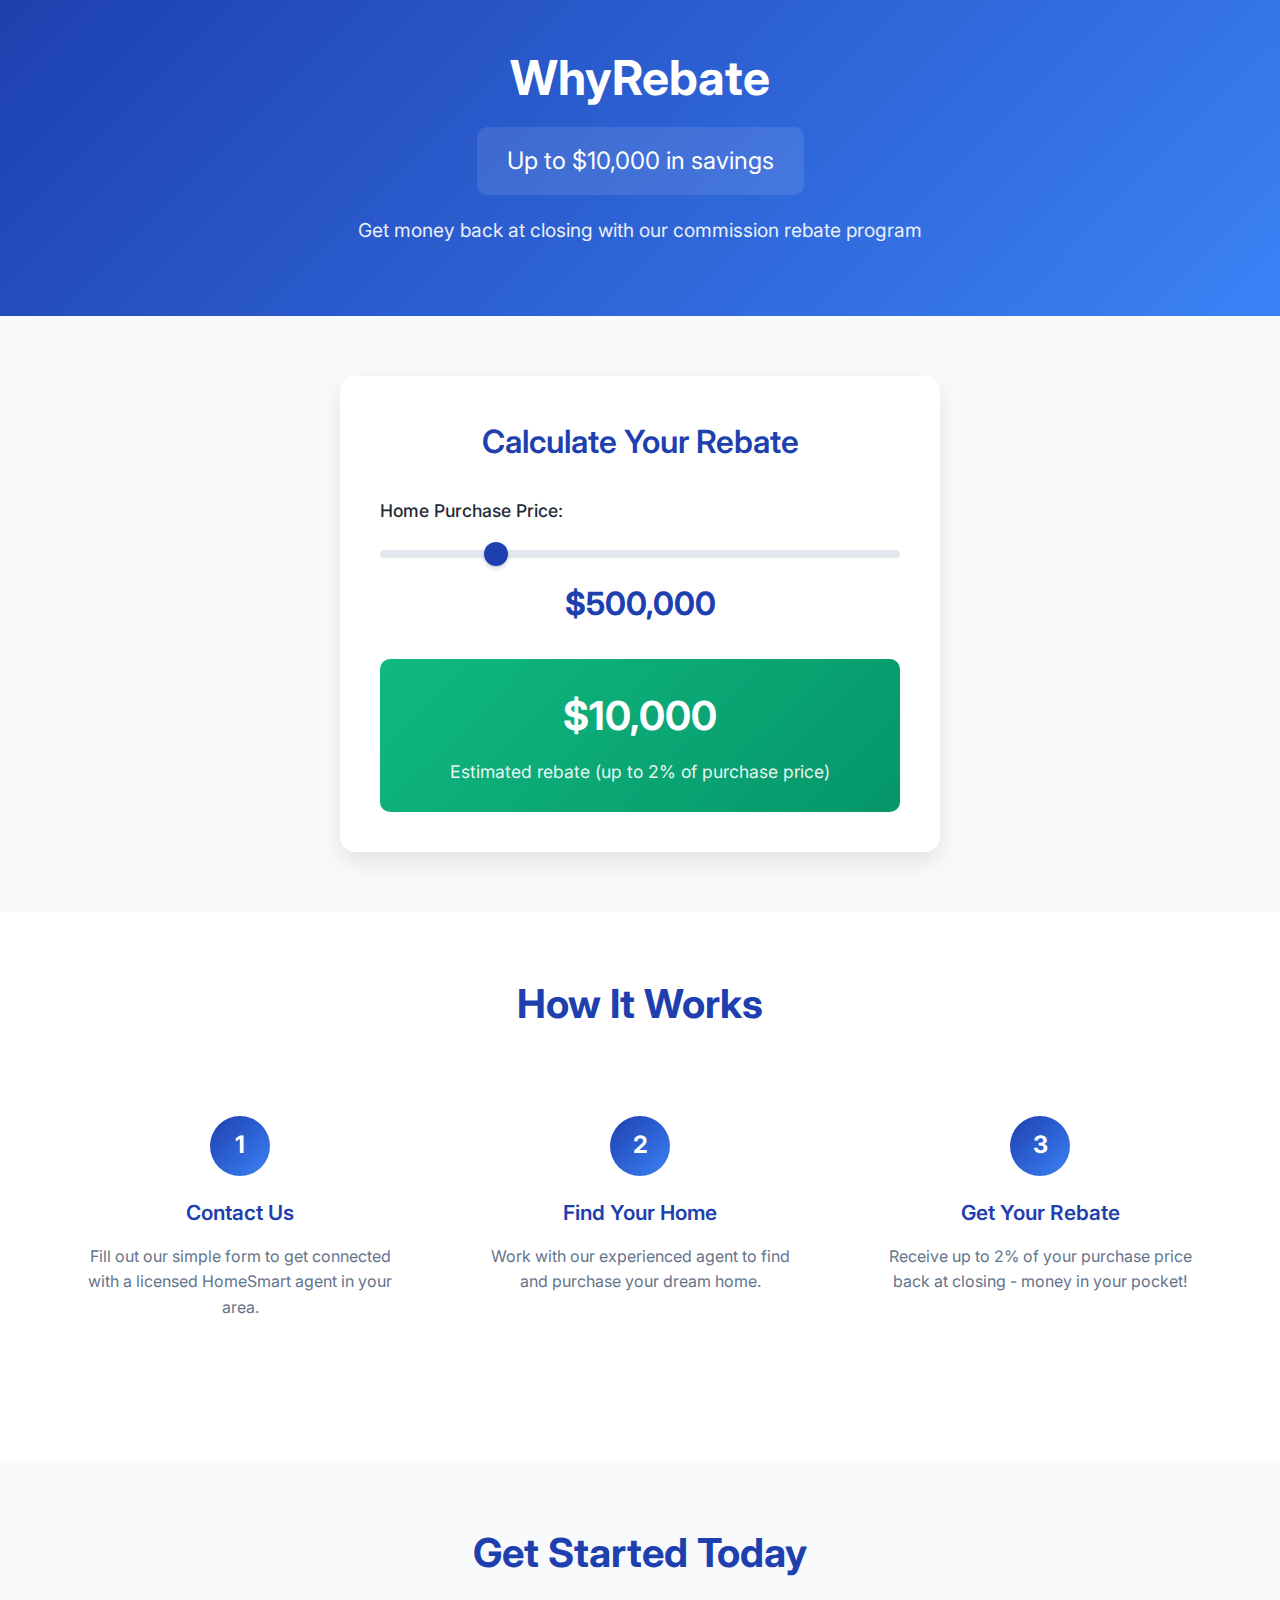
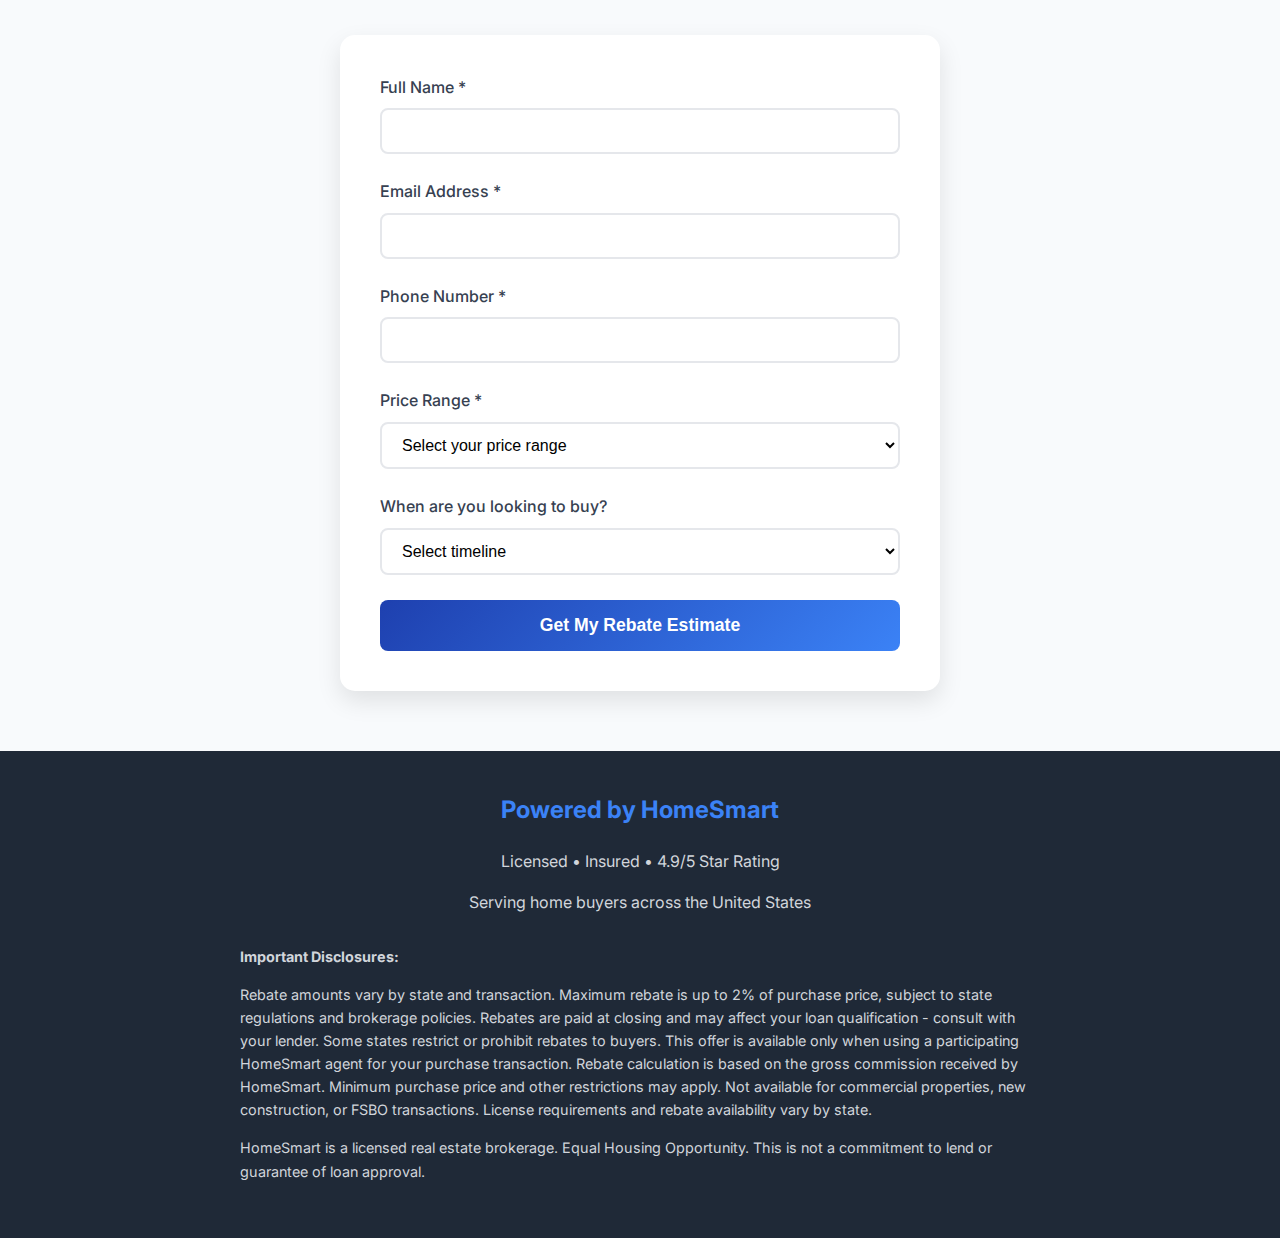
<file: index.html>
<!DOCTYPE html>
<html lang="en">
<head>
    <meta charset="UTF-8">
    <meta name="viewport" content="width=device-width, initial-scale=1.0">
    <title>WhyRebate - Real Estate Commission Rebate Program | HomeSmart</title>
    <meta name="description" content="Save up to 2% on your home purchase with WhyRebate's commission rebate program. Work with licensed HomeSmart agents and get thousands back at closing. Calculate your savings today.">
    
    <!-- Open Graph tags for social sharing -->
    <meta property="og:title" content="WhyRebate - Save Up to 2% on Your Home Purchase">
    <meta property="og:description" content="Get thousands back at closing with our commission rebate program. Licensed & insured agents, 4.9/5 rating, no hidden fees.">
    <meta property="og:type" content="website">
    
    <!-- Fonts -->
    <link rel="preconnect" href="https://fonts.googleapis.com">
    <link rel="preconnect" href="https://fonts.gstatic.com" crossorigin>
    <link href="https://fonts.googleapis.com/css2?family=Inter:wght@300;400;500;600;700&display=swap" rel="stylesheet">
    
    <style>
        * {
            margin: 0;
            padding: 0;
            box-sizing: border-box;
        }
        
        body {
            font-family: 'Inter', sans-serif;
            line-height: 1.6;
            color: #1f2937;
            background-color: #ffffff;
        }
        
        .container {
            max-width: 1200px;
            margin: 0 auto;
            padding: 0 20px;
        }
        
        /* Header */
        .header {
            background: linear-gradient(135deg, #1e40af 0%, #3b82f6 100%);
            color: white;
            padding: 40px 0;
            text-align: center;
        }
        
        .header h1 {
            font-size: 3rem;
            font-weight: 700;
            margin-bottom: 10px;
        }
        
        .savings-display {
            font-size: 1.5rem;
            margin-bottom: 20px;
            background: rgba(255, 255, 255, 0.1);
            padding: 15px 30px;
            border-radius: 10px;
            display: inline-block;
        }
        
        .subtitle {
            font-size: 1.2rem;
            margin-bottom: 30px;
            opacity: 0.9;
        }
        
        /* Calculator Section */
        .calculator-section {
            padding: 60px 0;
            background-color: #f8fafc;
        }
        
        .calculator-card {
            background: white;
            border-radius: 15px;
            padding: 40px;
            box-shadow: 0 10px 25px rgba(0, 0, 0, 0.1);
            max-width: 600px;
            margin: 0 auto;
        }
        
        .calculator-title {
            font-size: 2rem;
            font-weight: 600;
            text-align: center;
            margin-bottom: 30px;
            color: #1e40af;
        }
        
        .price-input-group {
            margin-bottom: 30px;
        }
        
        .price-label {
            font-size: 1.1rem;
            font-weight: 500;
            margin-bottom: 15px;
            display: block;
        }
        
        .price-slider {
            width: 100%;
            height: 8px;
            border-radius: 5px;
            background: #e2e8f0;
            outline: none;
            -webkit-appearance: none;
            margin-bottom: 20px;
        }
        
        .price-slider::-webkit-slider-thumb {
            -webkit-appearance: none;
            width: 24px;
            height: 24px;
            border-radius: 50%;
            background: #1e40af;
            cursor: pointer;
            box-shadow: 0 2px 4px rgba(0, 0, 0, 0.2);
        }
        
        .price-display {
            font-size: 2rem;
            font-weight: 700;
            text-align: center;
            color: #1e40af;
            margin-bottom: 20px;
        }
        
        .rebate-result {
            background: linear-gradient(135deg, #10b981 0%, #059669 100%);
            color: white;
            padding: 25px;
            border-radius: 10px;
            text-align: center;
        }
        
        .rebate-amount {
            font-size: 2.5rem;
            font-weight: 700;
            margin-bottom: 10px;
        }
        
        .rebate-text {
            font-size: 1.1rem;
            opacity: 0.9;
        }
        
        /* Process Section */
        .process-section {
            padding: 60px 0;
            background: white;
        }
        
        .section-title {
            font-size: 2.5rem;
            font-weight: 700;
            text-align: center;
            margin-bottom: 50px;
            color: #1e40af;
        }
        
        .process-steps {
            display: grid;
            grid-template-columns: repeat(auto-fit, minmax(300px, 1fr));
            gap: 40px;
            margin-bottom: 50px;
        }
        
        .process-step {
            text-align: center;
            padding: 30px 20px;
        }
        
        .step-number {
            width: 60px;
            height: 60px;
            border-radius: 50%;
            background: linear-gradient(135deg, #1e40af 0%, #3b82f6 100%);
            color: white;
            display: flex;
            align-items: center;
            justify-content: center;
            font-size: 1.5rem;
            font-weight: 700;
            margin: 0 auto 20px;
        }
        
        .step-title {
            font-size: 1.3rem;
            font-weight: 600;
            margin-bottom: 15px;
            color: #1e40af;
        }
        
        .step-description {
            color: #64748b;
            line-height: 1.6;
        }
        
        /* Contact Form */
        .contact-section {
            padding: 60px 0;
            background: #f8fafc;
        }
        
        .contact-form {
            background: white;
            border-radius: 15px;
            padding: 40px;
            box-shadow: 0 10px 25px rgba(0, 0, 0, 0.1);
            max-width: 600px;
            margin: 0 auto;
        }
        
        .form-group {
            margin-bottom: 25px;
        }
        
        .form-label {
            display: block;
            font-weight: 500;
            margin-bottom: 8px;
            color: #374151;
        }
        
        .form-input {
            width: 100%;
            padding: 12px 16px;
            border: 2px solid #e5e7eb;
            border-radius: 8px;
            font-size: 1rem;
            transition: border-color 0.3s;
        }
        
        .form-input:focus {
            outline: none;
            border-color: #1e40af;
        }
        
        .form-select {
            width: 100%;
            padding: 12px 16px;
            border: 2px solid #e5e7eb;
            border-radius: 8px;
            font-size: 1rem;
            background: white;
        }
        
        .submit-btn {
            width: 100%;
            background: linear-gradient(135deg, #1e40af 0%, #3b82f6 100%);
            color: white;
            border: none;
            padding: 15px;
            border-radius: 8px;
            font-size: 1.1rem;
            font-weight: 600;
            cursor: pointer;
            transition: transform 0.2s;
        }
        
        .submit-btn:hover {
            transform: translateY(-2px);
        }
        
        /* Footer */
        .footer {
            background: #1f2937;
            color: white;
            padding: 40px 0;
            text-align: center;
        }
        
        .footer-content {
            max-width: 800px;
            margin: 0 auto;
        }
        
        .footer h3 {
            font-size: 1.5rem;
            margin-bottom: 20px;
            color: #3b82f6;
        }
        
        .footer p {
            margin-bottom: 15px;
            line-height: 1.6;
            color: #d1d5db;
        }
        
        .legal-text {
            font-size: 0.9rem;
            line-height: 1.5;
            color: #9ca3af;
            margin-top: 30px;
            text-align: left;
        }
        
        @media (max-width: 768px) {
            .header h1 {
                font-size: 2rem;
            }
            
            .calculator-card,
            .contact-form {
                padding: 30px 20px;
            }
            
            .process-steps {
                grid-template-columns: 1fr;
            }
        }
    </style>
</head>
<body>
    <!-- Header -->
    <header class="header">
        <div class="container">
            <h1>WhyRebate</h1>
            <div class="savings-display">Up to <span id="savingsAmount">$10,000</span> in savings</div>
            <p class="subtitle">Get money back at closing with our commission rebate program</p>
        </div>
    </header>

    <!-- Calculator Section -->
    <section class="calculator-section">
        <div class="container">
            <div class="calculator-card">
                <h2 class="calculator-title">Calculate Your Rebate</h2>
                
                <div class="price-input-group">
                    <label class="price-label">Home Purchase Price:</label>
                    <input type="range" id="priceSlider" class="price-slider" min="100000" max="2000000" value="500000" step="10000">
                    <div class="price-display" id="priceDisplay">$500,000</div>
                </div>
                
                <div class="rebate-result">
                    <div class="rebate-amount" id="rebateAmount">$10,000</div>
                    <div class="rebate-text">Estimated rebate (up to 2% of purchase price)</div>
                </div>
            </div>
        </div>
    </section>

    <!-- Process Section -->
    <section class="process-section">
        <div class="container">
            <h2 class="section-title">How It Works</h2>
            
            <div class="process-steps">
                <div class="process-step">
                    <div class="step-number">1</div>
                    <h3 class="step-title">Contact Us</h3>
                    <p class="step-description">Fill out our simple form to get connected with a licensed HomeSmart agent in your area.</p>
                </div>
                
                <div class="process-step">
                    <div class="step-number">2</div>
                    <h3 class="step-title">Find Your Home</h3>
                    <p class="step-description">Work with our experienced agent to find and purchase your dream home.</p>
                </div>
                
                <div class="process-step">
                    <div class="step-number">3</div>
                    <h3 class="step-title">Get Your Rebate</h3>
                    <p class="step-description">Receive up to 2% of your purchase price back at closing - money in your pocket!</p>
                </div>
            </div>
        </div>
    </section>

    <!-- Contact Form -->
    <section class="contact-section">
        <div class="container">
            <h2 class="section-title">Get Started Today</h2>
            
            <form class="contact-form" id="contactForm">
                <div class="form-group">
                    <label class="form-label" for="name">Full Name *</label>
                    <input type="text" id="name" name="name" class="form-input" required>
                </div>
                
                <div class="form-group">
                    <label class="form-label" for="email">Email Address *</label>
                    <input type="email" id="email" name="email" class="form-input" required>
                </div>
                
                <div class="form-group">
                    <label class="form-label" for="phone">Phone Number *</label>
                    <input type="tel" id="phone" name="phone" class="form-input" required>
                </div>
                
                <div class="form-group">
                    <label class="form-label" for="priceRange">Price Range *</label>
                    <select id="priceRange" name="priceRange" class="form-select" required>
                        <option value="">Select your price range</option>
                        <option value="100000-300000">$100,000 - $300,000</option>
                        <option value="300000-500000">$300,000 - $500,000</option>
                        <option value="500000-750000">$500,000 - $750,000</option>
                        <option value="750000-1000000">$750,000 - $1,000,000</option>
                        <option value="1000000+">$1,000,000+</option>
                    </select>
                </div>
                
                <div class="form-group">
                    <label class="form-label" for="timeline">When are you looking to buy?</label>
                    <select id="timeline" name="timeline" class="form-select">
                        <option value="">Select timeline</option>
                        <option value="immediately">Immediately</option>
                        <option value="1-3months">1-3 months</option>
                        <option value="3-6months">3-6 months</option>
                        <option value="6-12months">6-12 months</option>
                        <option value="just-researching">Just researching</option>
                    </select>
                </div>
                
                <button type="submit" class="submit-btn">Get My Rebate Estimate</button>
            </form>
        </div>
    </section>

    <!-- Footer -->
    <footer class="footer">
        <div class="container">
            <div class="footer-content">
                <h3>Powered by HomeSmart</h3>
                <p>Licensed • Insured • 4.9/5 Star Rating</p>
                <p>Serving home buyers across the United States</p>
                
                <div class="legal-text">
                    <p><strong>Important Disclosures:</strong></p>
                    <p>Rebate amounts vary by state and transaction. Maximum rebate is up to 2% of purchase price, subject to state regulations and brokerage policies. Rebates are paid at closing and may affect your loan qualification - consult with your lender. Some states restrict or prohibit rebates to buyers. This offer is available only when using a participating HomeSmart agent for your purchase transaction. Rebate calculation is based on the gross commission received by HomeSmart. Minimum purchase price and other restrictions may apply. Not available for commercial properties, new construction, or FSBO transactions. License requirements and rebate availability vary by state.</p>
                    <p>HomeSmart is a licensed real estate brokerage. Equal Housing Opportunity. This is not a commitment to lend or guarantee of loan approval.</p>
                </div>
            </div>
        </div>
    </footer>

    <script>
        // Calculator functionality
        const priceSlider = document.getElementById('priceSlider');
        const priceDisplay = document.getElementById('priceDisplay');
        const rebateAmount = document.getElementById('rebateAmount');
        const savingsAmount = document.getElementById('savingsAmount');
        
        function updateCalculator() {
            const price = parseInt(priceSlider.value);
            const rebate = Math.round(price * 0.02);
            
            priceDisplay.textContent = new Intl.NumberFormat('en-US', {
                style: 'currency',
                currency: 'USD',
                minimumFractionDigits: 0,
                maximumFractionDigits: 0
            }).format(price);
            
            rebateAmount.textContent = new Intl.NumberFormat('en-US', {
                style: 'currency',
                currency: 'USD',
                minimumFractionDigits: 0,
                maximumFractionDigits: 0
            }).format(rebate);
            
            savingsAmount.textContent = new Intl.NumberFormat('en-US', {
                style: 'currency',
                currency: 'USD',
                minimumFractionDigits: 0,
                maximumFractionDigits: 0
            }).format(rebate);
        }
        
        priceSlider.addEventListener('input', updateCalculator);
        
        // Form submission
        document.getElementById('contactForm').addEventListener('submit', function(e) {
            e.preventDefault();
            
            // Get form data
            const formData = new FormData(this);
            const data = Object.fromEntries(formData);
            
            // Simple validation
            if (!data.name || !data.email || !data.phone || !data.priceRange) {
                alert('Please fill in all required fields.');
                return;
            }
            
            // Show success message
            alert('Thank you for your interest! A HomeSmart agent will contact you within 24 hours to discuss your rebate eligibility and help you get started.');
            
            // Reset form
            this.reset();
        });
        
        // Initialize calculator
        updateCalculator();
    </script>
</body>
</html>
</file>
